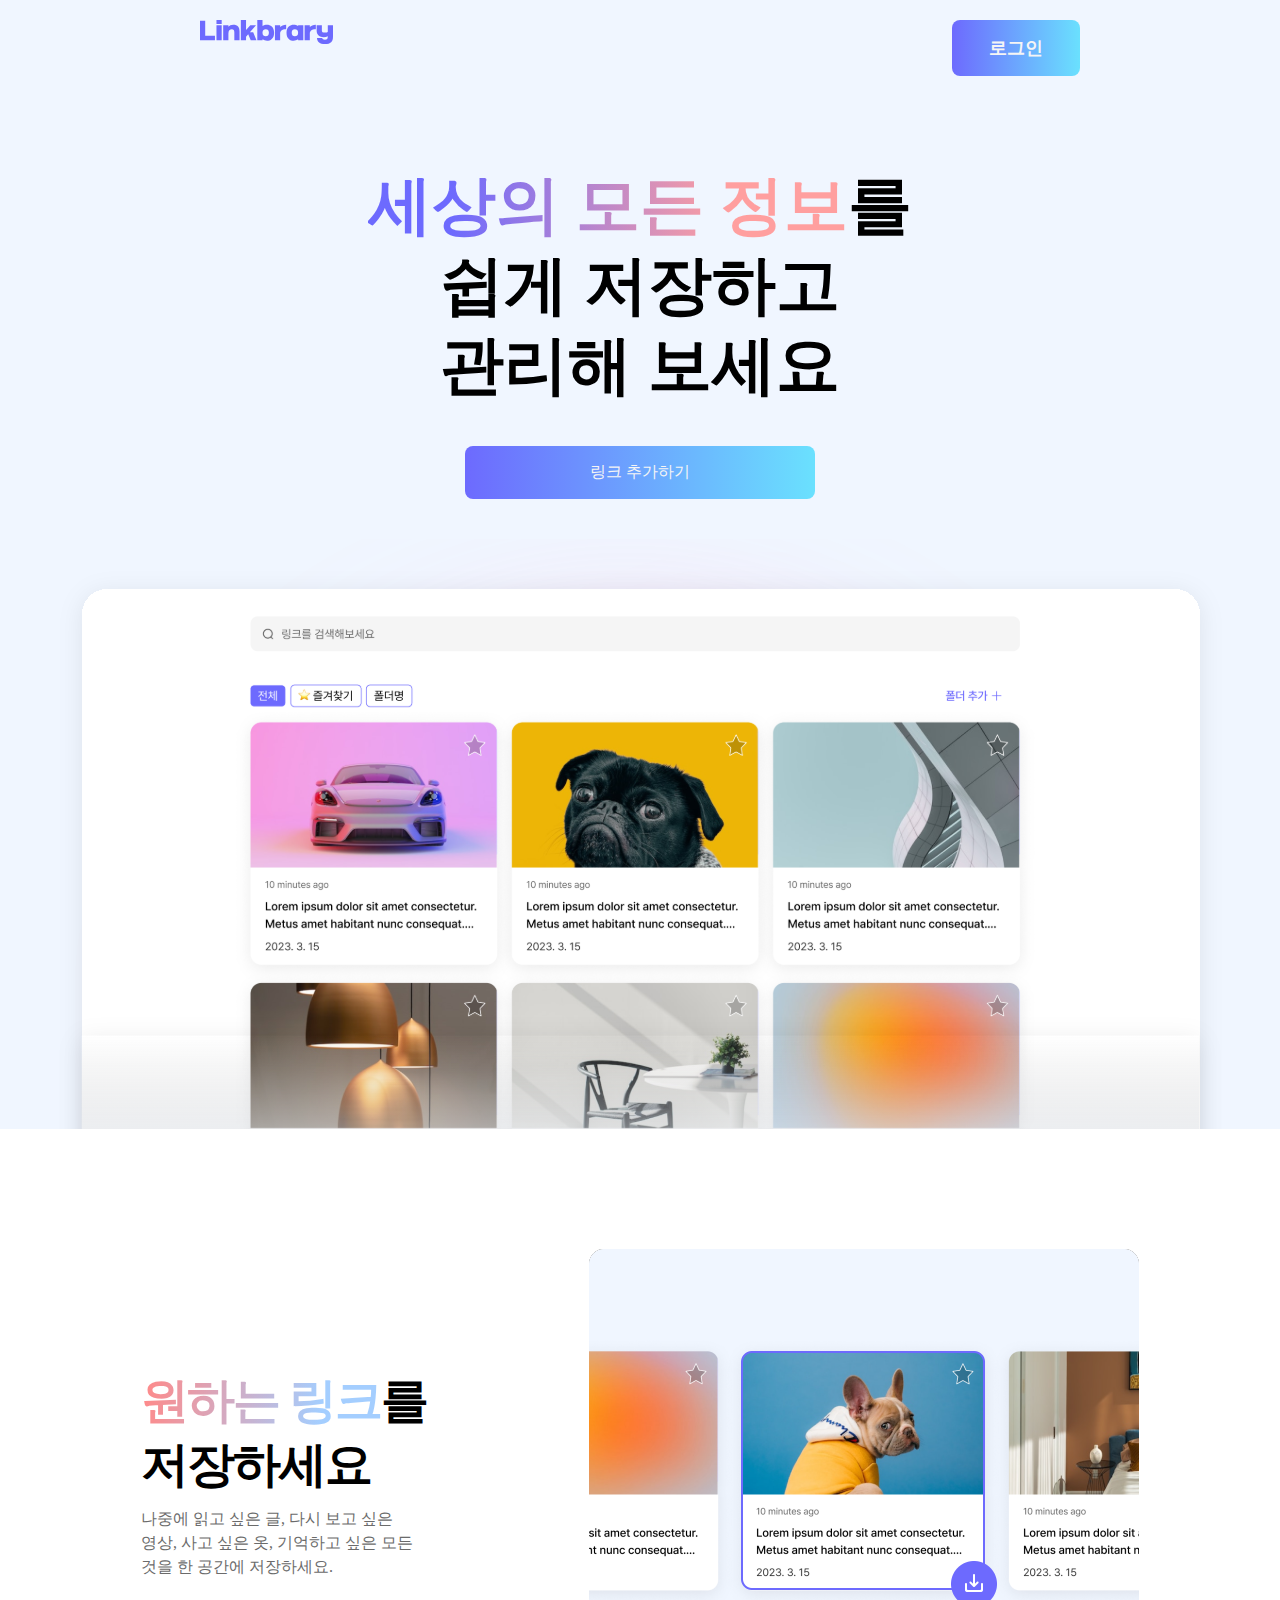
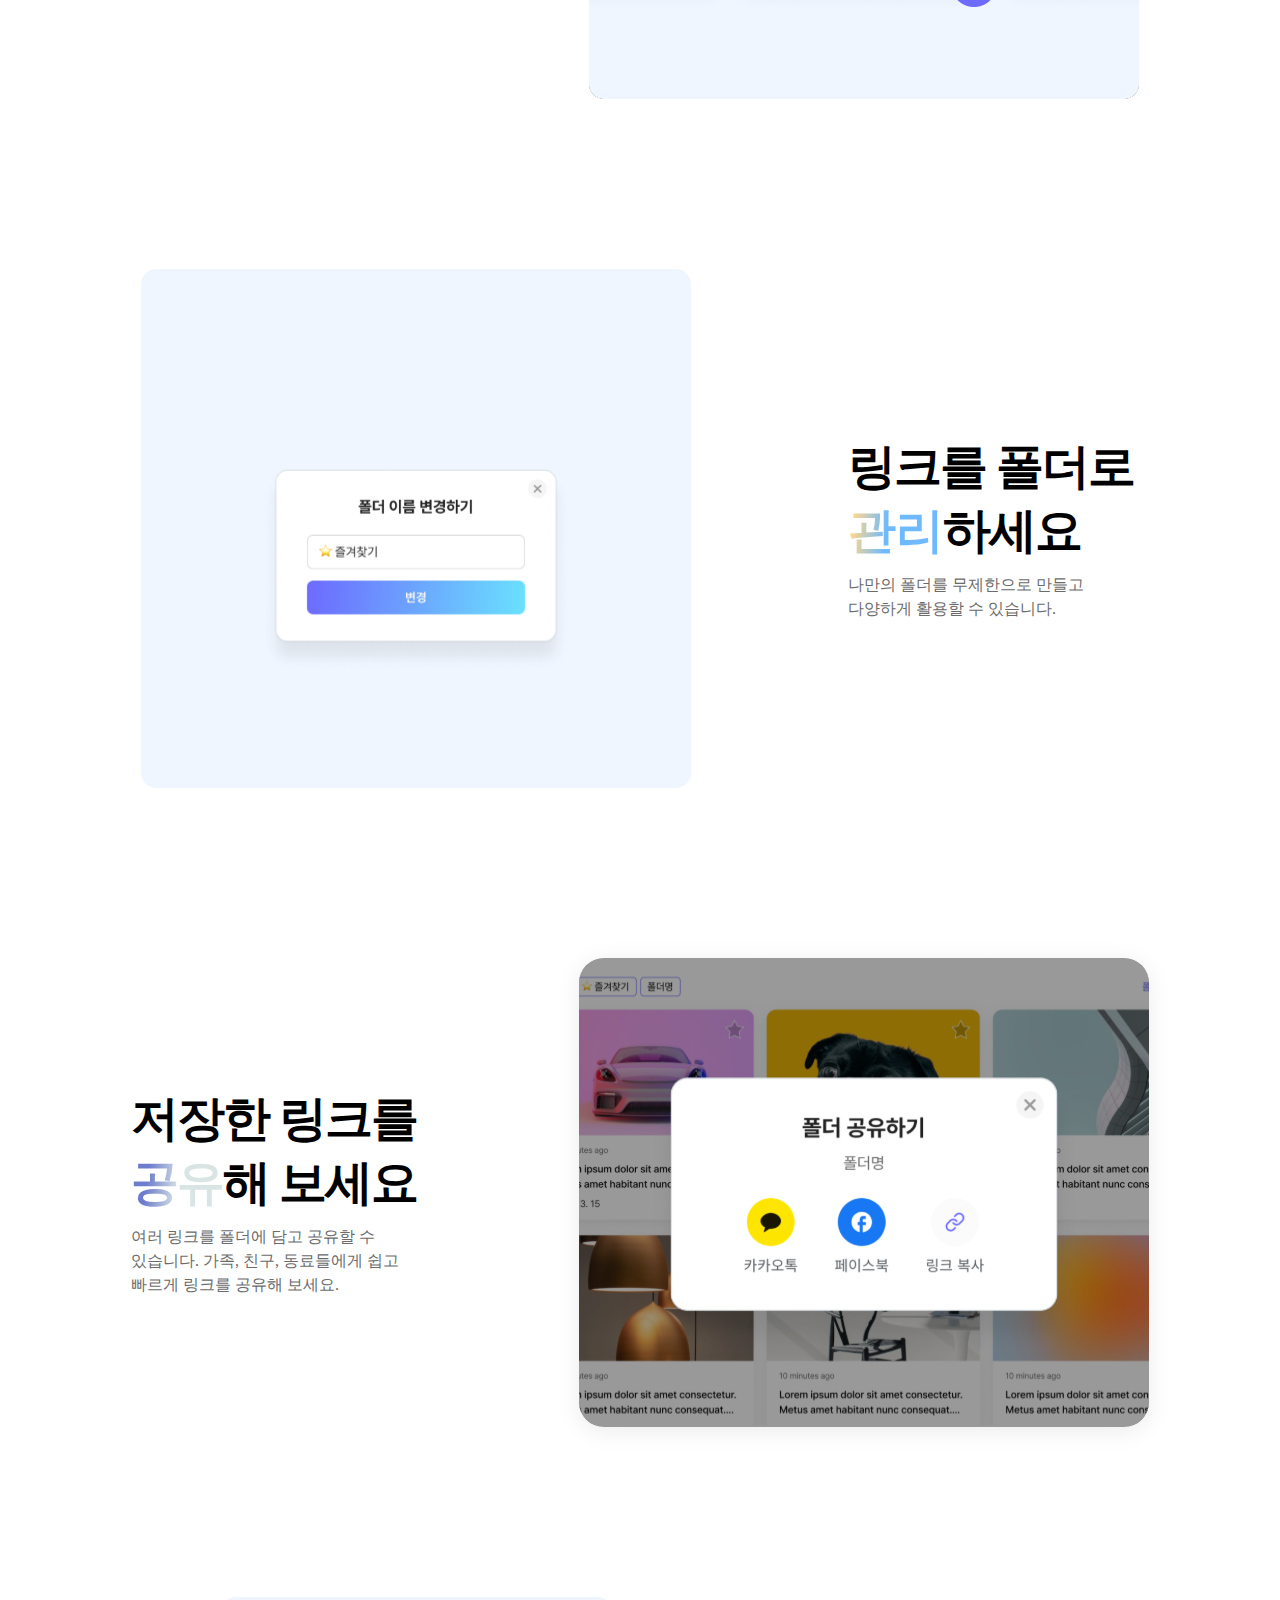
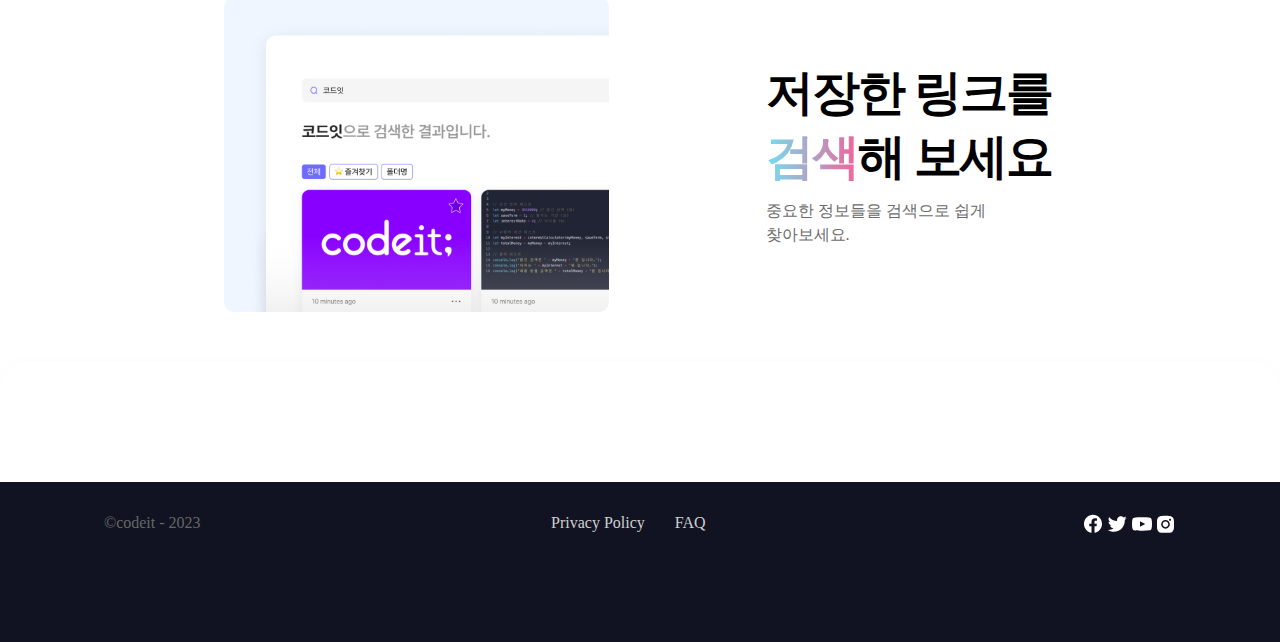
<file: 2주차 위클리 과제/index.html>
<!DOCTYPE html>
<html lang="en">
<head>
  <meta charset="UTF-8">
  <meta name="viewport" content="width=device-width, initial-scale=1.0">
  <link rel="stylesheet" href="style.css">
  <title>Linkbrary</title>
</head>
<body>
  <div class="gnb">
    <div class="nav">
      <img class="logo" src="images/logo.svg">
      <a href="/signin/index.html"class="cta label">
        로그인
      </a>
    </div>
  </div>
  
  <header>
    <div class="header-title">
      <span class="none-black">세상의 모든 정보</span><span class="black">를<br> 쉽게 저장하고 관리해 보세요</span>
    </div>
    <a href="/signinup/index.html" class="header-button">
      링크 추가하기
    </a>
    <div class="header-content">
      <img src="images/_img.svg">
    </div>
  </header>
  
  <main>
    <section>
      <div class="frame">
        <div class="text">
          <div class="section-title1">
            <span class="none-black2">원하는 링크</span>를<br>저장하세요
          </div>
          <div class="description">
            나중에 읽고 싶은 글, 다시 보고 싶은 영상,
            사고 싶은 옷, 기억하고 싶은 모든 것을
            한 공간에 저장하세요.
          </div>
        </div>
        <img class="section-image1" src="images/_img 1.svg">
      </div>
    </section>
    <section> 
      <div class="frame"> 
        <img class="section-image2" src="images/img2.svg">
        <div class="text">
          <div class="section-title1">
            링크를 폴더로<br><span class="none-black3">관리</span>하세요
          </div>
          <div class="description">
            나만의 폴더를 무제한으로 만들고 
            다양하게 활용할 수 있습니다.
          </div>
        </div>
      </div>
    </section>
    <section> 
      <div class="frame">
        <div class="text">
          <div class="section-title1">
            저장한 링크를<br><span class="none-black4">공유</span>해 보세요
          </div>
          <div class="description">
            여러 링크를 폴더에 담고 공유할 수 
            있습니다. 가족, 친구, 동료들에게 쉽고 
            빠르게 링크를 공유해 보세요.
          </div>
        </div>
        <img class="section-image3" src="images/img3 1.svg">
      </div>
    </section>
    <section>
      <div class="frame">
        <img class="section-image4" src="images/_img4 1.svg">
        <div class="text">
          <div class="section-title1">
            저장한 링크를<br><span class="none-black5">검색</span>해 보세요
          </div>
          <div class="description">
            중요한 정보들을 검색으로 쉽게 
            찾아보세요.
          </div>
        </div>
      </div>
    </section>
  
  <footer>
    <div class="end">
      <div class="end-box">
        <div class="end-box-frame">
          ©codeit - 2023
        </div>
        <div class="end-box-frame2">
          <a href="/privacy" class="footer-content">Privacy Policy</a><a href="/faq" class="footer-content">FAQ</a>
        </div>
        <div class="end=box-frame3">
          <a href="https://www.facebook.com/?locale=ko_KR" target="_blank"><img class="footer-image" src="images/akar-icons_facebook-fill.svg"></a>
          <a href="https://twitter.com/?lang=ko" target="_blank"><img class="footer-image" src="images/akar-icons_twitter-fill.svg"></a>
          <a href="https://www.youtube.com/" target="_blank"><img class="footer-image" src="images/akar-icons_youtube-fill.svg"></a>
          <a href="https://www.instagram.com/" target="_blank"><img class="footer-image" src="images/ant-design_instagram-filled.svg"></a>
        </div>
      </div>
    </div>
  </footer>
  </main>
</body>
</html>
</file>
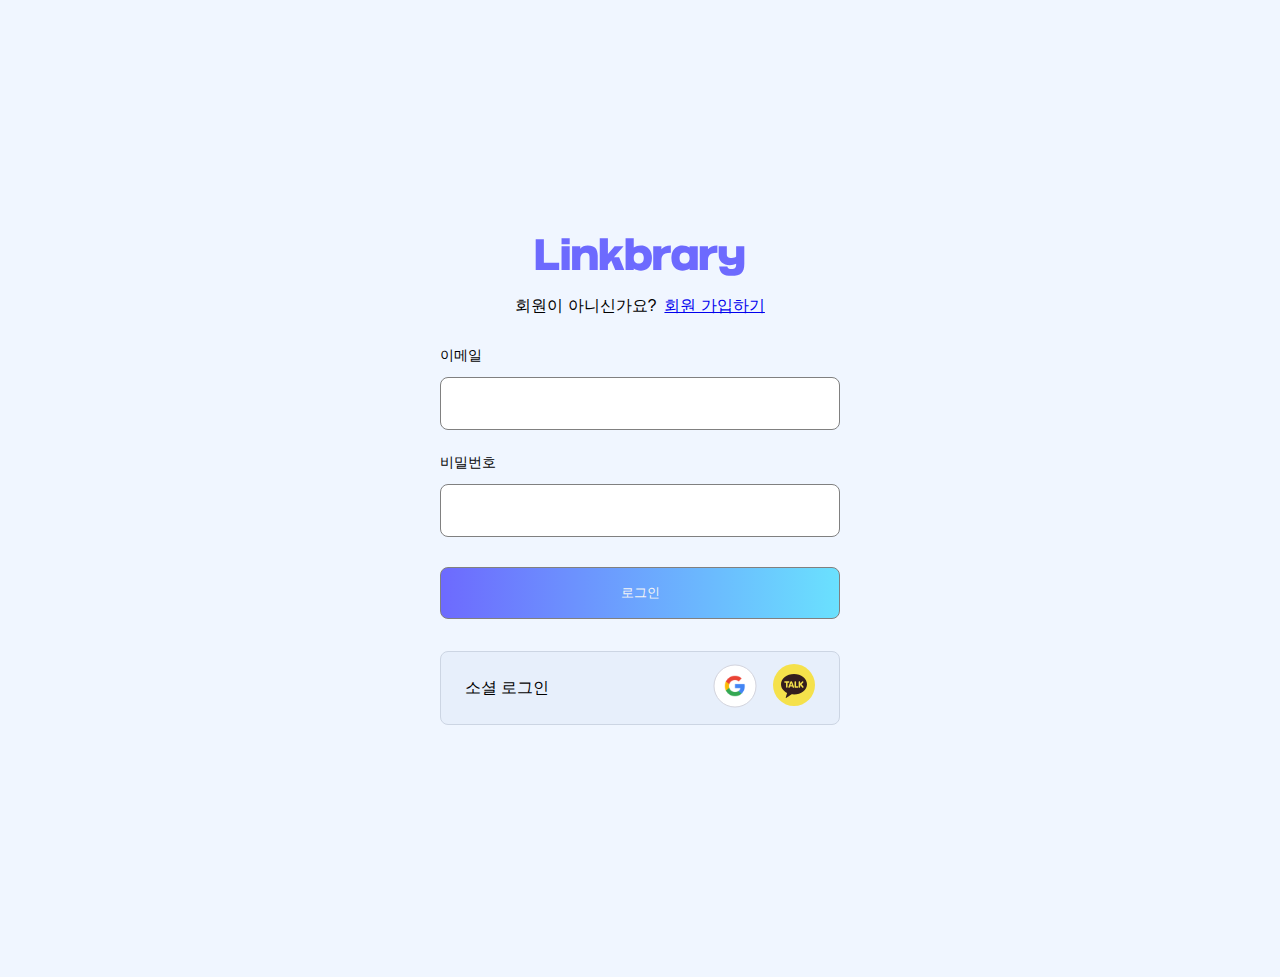
<file: 2주차 위클리 과제/signin/index.html>
<!DOCTYPE html>
<html lang="en">
<head>
  <meta charset="UTF-8">
  <meta name="viewport" content="width=device-width, initial-scale=1.0">
  <link rel="stylesheet" href="style.css">
  <title>Linkbrary</title>
</head>
<body>
  
  <div class="content">
    <form>
      <div class="login-frame">
        <a href="/"><img class="logo" src="images/logo.svg"></a>
        <div class="check-member">
          회원이 아니신가요?<a href="/signinup/index.html">회원 가입하기</a>
        </div>
      </div>
      <div class="login-frame2">
        <div class="input-frame">
          <label>이메일</label>
          <input type="text"></input>
        </div>
        <div class="input-frame">
          <label>비밀번호</label>
          <input type="password"></input>
        </div>
      </div>
      <div class="login-frame3">
        <input type="submit" value="로그인" class="button"></input>
      </div>
    </form>
    
    <div class="social-login">
      <div class="social-login-text">소셜 로그인</div>
      <div class="social-login-logo">
        <a href="https://www.google.com/"><img class="google-logo" src="images/Component 2.svg"></a>
        <a href="https://www.kakaocorp.com/page/"><img class="kakao-logo" src="images/Component 3.svg"></a>
      </div>
    </div>
  
  </div>
  
</body>
</html>
</file>
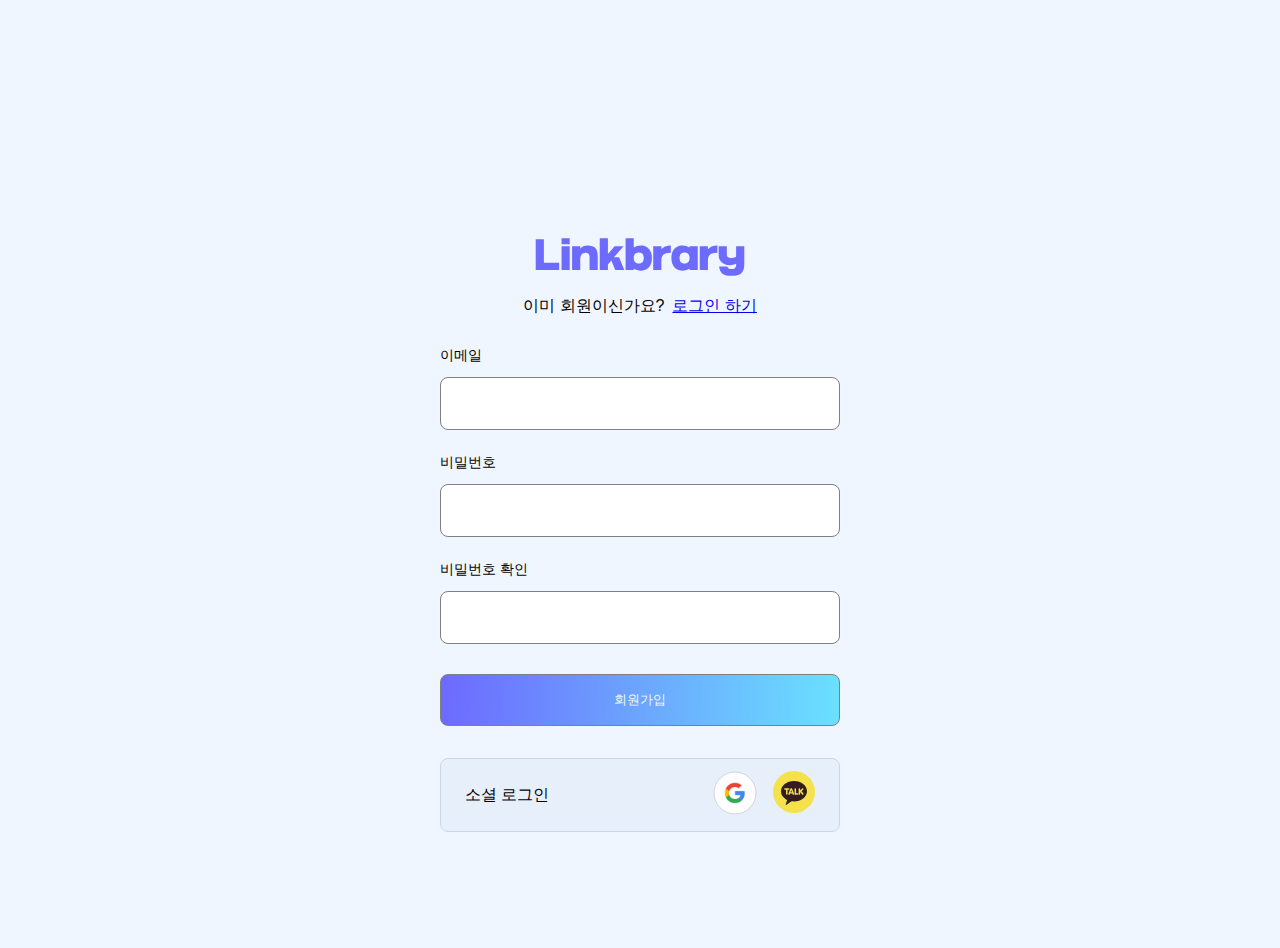
<file: 2주차 위클리 과제/signinup/index.html>
<!DOCTYPE html>
<html lang="en">
<head>
  <meta charset="UTF-8">
  <meta name="viewport" content="width=device-width, initial-scale=1.0">
  <link rel="stylesheet" href="style.css">
  <title>Linkbrary</title>
</head>
<body>
  <div class="content">
    <form>
      <div class="login-frame">
        <a href="/"><img class="logo" src="images/logo.svg"></a>
        <div class="check-member">
          이미 회원이신가요?<a href="/signin/index.html">로그인 하기</a>
        </div>
      </div>
      <div class="login-frame2">
        <div class="input-frame">
          <label>이메일</label>
          <input type="text"></input>
        </div>
        <div class="input-frame">
          <label>비밀번호</label>
          <input type="password" id="password"></input>
        </div>
        <div class="input-frame">
          <label>비밀번호 확인</label>
          <input type="password" id="password-check"></input>
        </div>
      </div>
      <div class="login-frame3">
        <input type="submit" value="회원가입" class="button"></input>
      </div>
    </form>
    
    <div class="social-login">
      <div class="social-login-text">소셜 로그인</div>
      <div class="social-login-logo">
        <a href="https://www.google.com/"><img class="google-logo" src="images/Component 2.svg"></a>
        <a href="https://www.kakaocorp.com/page/"><img class="kakao-logo" src="images/Component 3.svg"></a>
      </div>
    </div>
  
  </div>
  
</body>
</html>
</file>
<file: 2주차 위클리 과제/style.css>
html {
  font-family: Pretendard, sans-serif;
  word-break: keep-all;
}
*{
  box-sizing: border-box;
}
body {
  
  margin: 0;      
  display: flex;
  flex-direction: column;
  align-items: flex-start;
}
main{
  background-color: #ffffff;
  margin: 0 auto;
  width:100%;
}

.gnb{
  display: flex;
  padding: 20px 200px;
  flex-direction: column;
  align-items: center;
  gap: 8px;
  align-self: stretch;
  background: var(--Linkbrary-bg, #F0F6FF);
  position:sticky;
  top:0;
  z-index: 1;
}
.nav{
  display: flex;
  justify-content: space-between;
  width:100%;
  max-width: 1920px;
  
}
a,
.logo{
  cursor:pointer;
}
.logo{
  width: 133px;
  height: 24px; 
}
.cta{
  text-decoration: none;
  display: flex;
  width: 128px;
  padding: 16px 20px;
  justify-content: center;
  align-items: center;
  gap: 10px;
  border-radius: 8px;
  background: var(--gra-purpleblue-to-skyblue, linear-gradient(91deg, #6D6AFE 0.12%, #6AE3FE 101.84%));
}
.label{
  color: var(--Grey-Light, #F5F5F5);
  font-family: Pretendard;
  font-size: 18px;
  font-style: normal;
  font-weight: 600;
  line-height: normal;
}

header{
  display: flex;
  width:100%;
  padding: 70px 360px 0px 360px;
  flex-direction: column;
  justify-content: flex-end;
  align-items: center;
  gap: 40px;
  background: #F0F6FF;
}
.header-title{
  text-align: center;
  font-family: Pretendard;
  font-size: 64px;
  font-style: normal;
  font-weight: 700;
  line-height: 80px; /* 125% */
  
}
.header-title .none-black{
  background: linear-gradient(91deg, #6D6AFE 17.28%, #FF9F9F 74.98%);
  background-clip: text;
  -webkit-background-clip: text;
  -webkit-text-fill-color: transparent;
}
.header-content{
  width: 1200px;
  height: 590px;
  position: relative;
  overflow: hidden;
}
.header-title .black{
  color: #000;
  font-family: Pretendard;
  font-size: 64px;
  font-style: normal;
  font-weight: 700;
  line-height: 80px;
}
.header-button{
  text-decoration: none;
  display: flex;
  width: 350px;
  padding: 16px 20px;
  justify-content: center;
  align-items: center;
  gap: 10px;
  border-radius: 8px;
  color: #F5F5F5;
  background: var(--gra-purpleblue-to-skyblue, linear-gradient(91deg, #6D6AFE 0.12%, #6AE3FE 101.84%)); 
}
.header-back-image{
  width: 1200px;
  height: 590px;
}

section{
  display: flex;
  padding: 120px 461px 50px 461px;
  justify-content: center;
  align-items: center;
  
}
.frame{
  display: flex;
  align-items: center;
  gap: 157px;
}
.text{
  display: flex;
  width: 291px;
  flex-direction: column;
  align-items: flex-start;
  gap: 10px;
}
.description{
  color: #6B6B6B;
  font-family: Abel;
  font-size: 16px;
  font-style: normal;
  font-weight: 400;
  line-height: 150%; /* 24px */
}
.section-title1{
  color: #000;
  font-family: Pretendard;
  font-size: 48px;
  font-style: normal;
  font-weight: 700;
  line-height: normal;
  letter-spacing: -2px;
}
.none-black2{
  background: linear-gradient(96deg, #FE8A8A 1.72%, #A4CEFF 74.97%);
  background-clip: text;
  -webkit-background-clip: text;
  -webkit-text-fill-color: transparent;
}

.section-image1{
  width: 550px;
  height: 450px;
  border-radius: 15px;
  background: #F0F6FF;
}
.section-image2{
  display: flex;
  width: 550px;
  padding: 114px 68px 66px 68px;
  justify-content: center;
  align-items: center;
  border-radius: 15px;
  background: #F0F6FF;
}
.section-image3{
  width: 570px;
  height: 469px;
  flex-shrink: 0;
  border-radius: 25px;
  background: rgba(0, 0, 0, 0.40);
  box-shadow: 0px 4px 25px 0px rgba(0, 0, 0, 0.08);
}
.none-black3{
  background: linear-gradient(277deg, #6FBAFF 59.22%, #FFD88B 93.66%);
  background-clip: text;
  -webkit-background-clip: text;
  -webkit-text-fill-color: transparent;
  font-family: Pretendard;
  font-size: 48px;
  font-style: normal;
  font-weight: 700;
  line-height: normal;
  letter-spacing: -0.3px;
}
.none-black4{
  background: linear-gradient(99deg, #6D7CCD 19.76%, rgba(82, 136, 133, 0.22) 52.69%);
  background-clip: text;
  -webkit-background-clip: text;
  -webkit-text-fill-color: transparent;
  font-family: Pretendard;
  font-size: 48px;
  font-style: normal;
  font-weight: 700;
  line-height: normal;
}
.none-black5{
  background: var(--Fandom-K-gra-blue-to-pink, linear-gradient(271deg, #FE578F -9.84%, #68E8F9 107.18%));
  background-clip: text;
  -webkit-background-clip: text;
  -webkit-text-fill-color: transparent;
  font-family: Pretendard;
  font-size: 48px;
  font-style: normal;
  font-weight: 700;
  line-height: normal;
}
footer{
  display: flex;
  height: 280px;
  padding-top: 120px;
  flex-direction: column;
  align-items: center;
  align-self: stretch;
  border-radius: 30px;
  box-shadow: 0px 0px 16px 0px rgba(0, 0, 0, 0.02);
}
.end{
  display: flex;
  height: 160px;
  padding: 32px 104px 64px 104px;
  flex-direction: column;
  align-items: center;
  flex-shrink: 0;
  align-self: stretch;
  background: var(--The-julge-black, #111322);
}
.end-box{
  display: flex;
  justify-content: space-between;
  align-items: flex-start;
  width:100%;
  max-width: 1920px;
}
.end-box-frame{
  color: #676767;
  text-align: center;
  font-family: Acme;
  font-size: 16px;
  font-style: normal;
  font-weight: 400;
  line-height: normal;
}
.end-box-frame2{
  display: flex;
  width: 181.111px;
  align-items: flex-start;
  gap: 30px;
}
.end-box-frame3{
  display: flex;
  align-items: flex-start;
  gap: 12px;
}
.footer-content{
  color: #CFCFCF;
  font-family: Acme;
  font-size: 16px;
  font-style: normal;
  font-weight: 400;
  line-height: normal;
}
.end-box-frame3 img{
  width: 20px;
  height: 20px;
  color:#FFFFFF;
}
a{
  text-decoration: none;
}
</file>
<file: 2주차 위클리 과제/signin/style.css>
html {
  font-family: Pretendard, sans-serif;
  word-break: keep-all;
}
*{
  box-sizing: border-box;
}
body{
  margin:0;
  display: flex;
  
  padding: 238px 0px 252px 0px;
  justify-content: center;
  align-items: center;
  background: var(--Linkbrary-bg, #F0F6FF);
}
.content{
  display: flex;
  flex-direction: column;
  align-items: center;
  gap: 32px;
}
form{
  display: flex;
  flex-direction: column;
  align-items: center;
  gap: 30px;
}
.social-login{
  display: flex;
  width: 400px;
  padding: 12px 24px;
  justify-content: space-between;
  align-items: center;
  border-radius: 8px;
  border: 1px solid var(--Linkbrary-gray20, #CCD5E3);
  background: var(--Linkbrary-gray10, #E7EFFB);
}
.login-frame{
  display: flex;
  flex-direction: column;
  align-items: center;
  gap: 16px;
  text-align: left;
}
.login-frame2{
  display: flex;
  flex-direction: column;
  align-items: flex-start;
  gap: 24px;
}
.login-frame .logo{
  width: 210.583px;
  height: 38px;
  color:#6D6AFE;
}
.check-member{
  display: flex;
  align-items: flex-start;
  gap: 8px;
  color:black;
}
label{
  color: var(--black, #000);
  font-family: Pretendard;
  font-size: 14px;
  font-style: normal;
  font-weight: 400;
  line-height: normal;
  
}
input{
  display: flex;
  width: 400px;
  padding: 18px 15px;
  justify-content: center;
  align-items: center;
  border-radius: 8px;
  border: 1px solid var(--Linkbrary-primary-color, #6D6AFE);
  background: var(--Linkbrary-white, #FFF);
  border-color:gray;
}
input:focus{
  border-color: blue;
  outline: none;
}
input.button{
  display: flex;
  width: 400px;
  padding: 16px 20px;
  justify-content: center;
  align-items: center;
  gap: 10px;
  border-radius: 8px;
  color:#F5F5F5;
  background: var(--gra-purpleblue-to-skyblue, linear-gradient(91deg, #6D6AFE 0.12%, #6AE3FE 101.84%)); 
}
.input-frame{
  display: flex;
  flex-direction: column;
  align-items: flex-start;
  gap: 12px;
}
.social-login-logo{
  display: flex;
  align-items: flex-start;
  gap: 16px;
  position:relative;
}
a,
.button{
  cursor: pointer;
}
</file>
<file: 2주차 위클리 과제/signinup/style.css>
html {
  font-family: Pretendard, sans-serif;
  word-break: keep-all;
}
*{
  box-sizing: border-box;
}
body{
  margin:0;
  display: flex;
  
  padding: 238px 0px 116px 0px;
  justify-content: center;
  align-items: center;
  background: var(--Linkbrary-bg, #F0F6FF);
}
.content{
  display: flex;
  flex-direction: column;
  align-items: center;
  gap: 32px;
}
form{
  display: flex;
  flex-direction: column;
  align-items: center;
  gap: 30px;
}
.social-login{
  display: flex;
  width: 400px;
  padding: 12px 24px;
  justify-content: space-between;
  align-items: center;
  border-radius: 8px;
  border: 1px solid var(--Linkbrary-gray20, #CCD5E3);
  background: var(--Linkbrary-gray10, #E7EFFB);
}
.login-frame{
  display: flex;
  flex-direction: column;
  align-items: center;
  gap: 16px;
  text-align: left;
}
.login-frame2{
  display: flex;
  flex-direction: column;
  align-items: flex-start;
  gap: 24px;
}
.login-frame .logo{
  width: 210.583px;
  height: 38px;
  color:#6D6AFE;
}
.check-member{
  display: flex;
  align-items: flex-start;
  gap: 8px;
  color:black;
}
label{
  color: var(--black, #000);
  font-family: Pretendard;
  font-size: 14px;
  font-style: normal;
  font-weight: 400;
  line-height: normal;
  
}
input{
  display: flex;
  width: 400px;
  padding: 18px 15px;
  justify-content: center;
  align-items: center;
  border-radius: 8px;
  border: 1px solid var(--Linkbrary-primary-color, #6D6AFE);
  background: var(--Linkbrary-white, #FFF);
  border-color:gray;
}
input:focus{
  border-color: blue;
  outline: none;
}
input.button{
  display: flex;
  width: 400px;
  padding: 16px 20px;
  justify-content: center;
  align-items: center;
  gap: 10px;
  border-radius: 8px;
  color:#F5F5F5;
  background: var(--gra-purpleblue-to-skyblue, linear-gradient(91deg, #6D6AFE 0.12%, #6AE3FE 101.84%)); 
}
.input-frame{
  display: flex;
  flex-direction: column;
  align-items: flex-start;
  gap: 12px;
}
.social-login-logo{
  display: flex;
  align-items: flex-start;
  gap: 16px;
  position:relative;
}
a,
.button{
  cursor: pointer;
}
</file>
